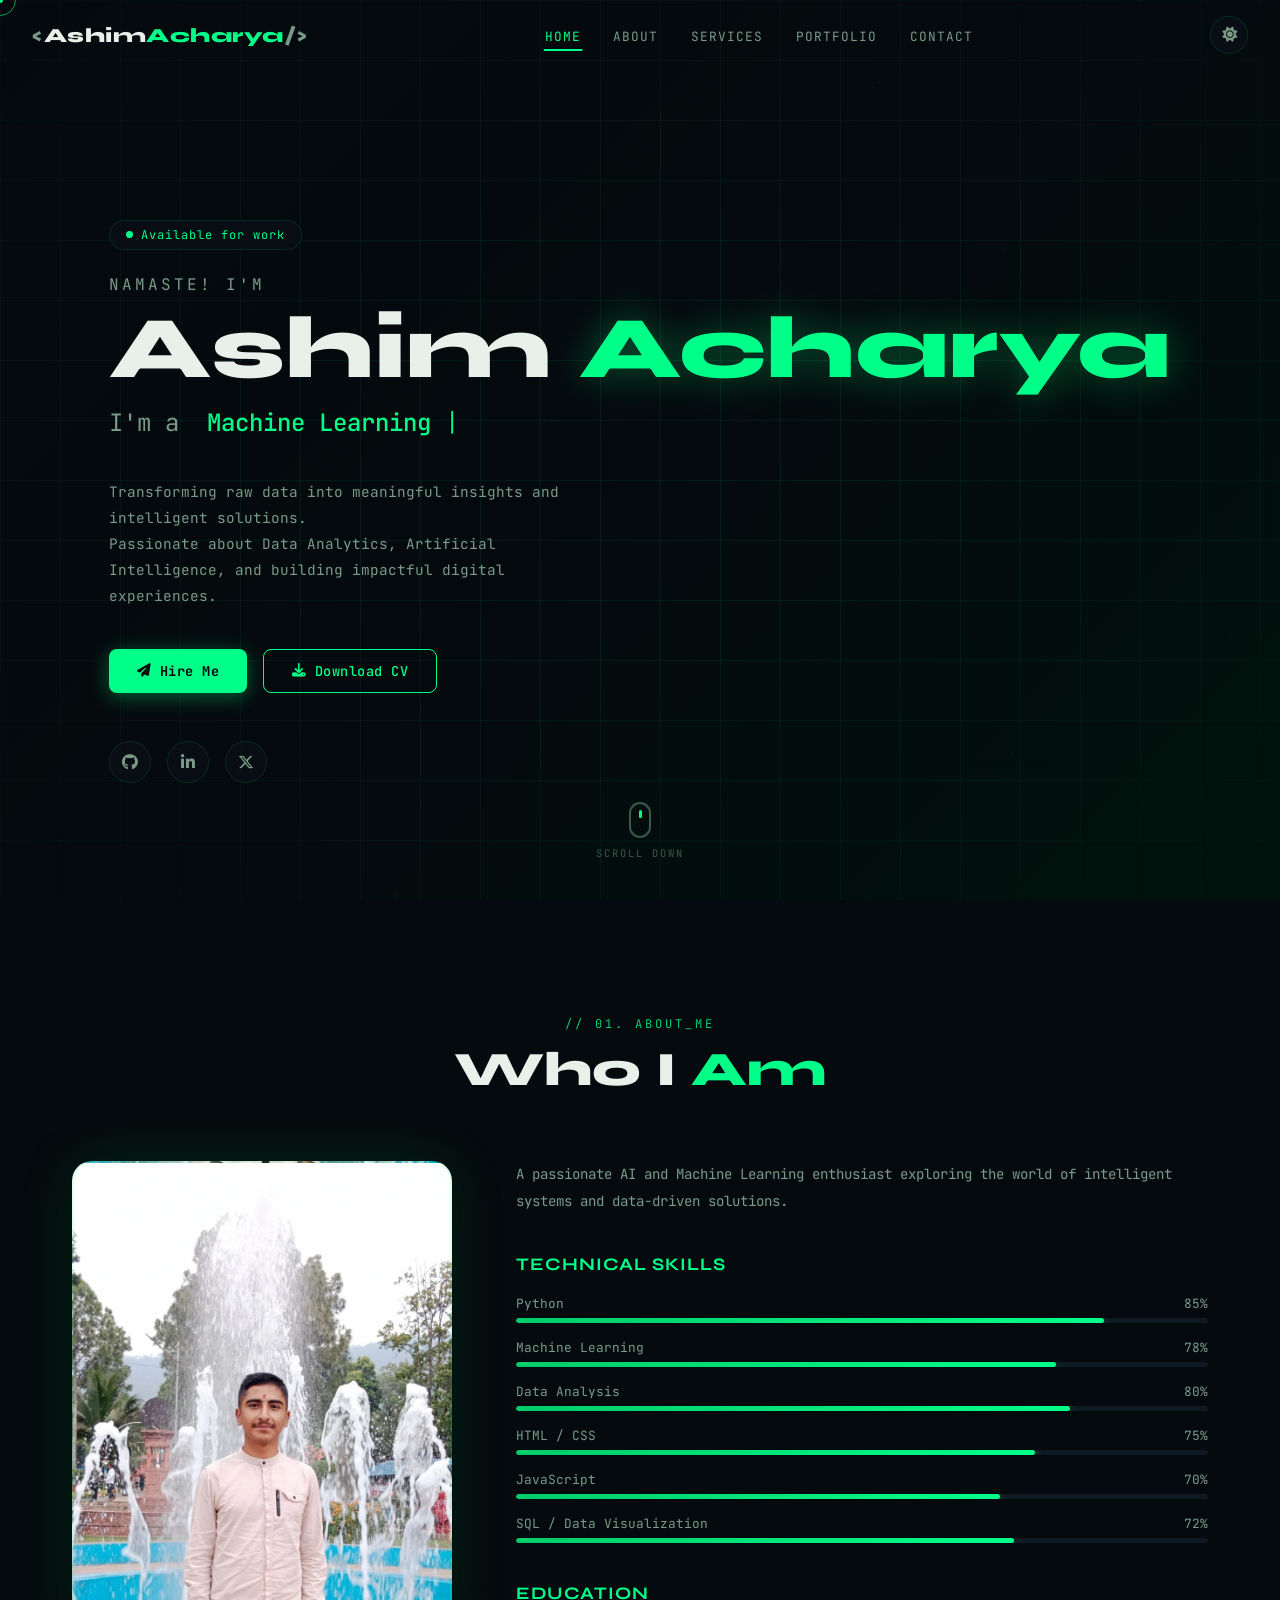
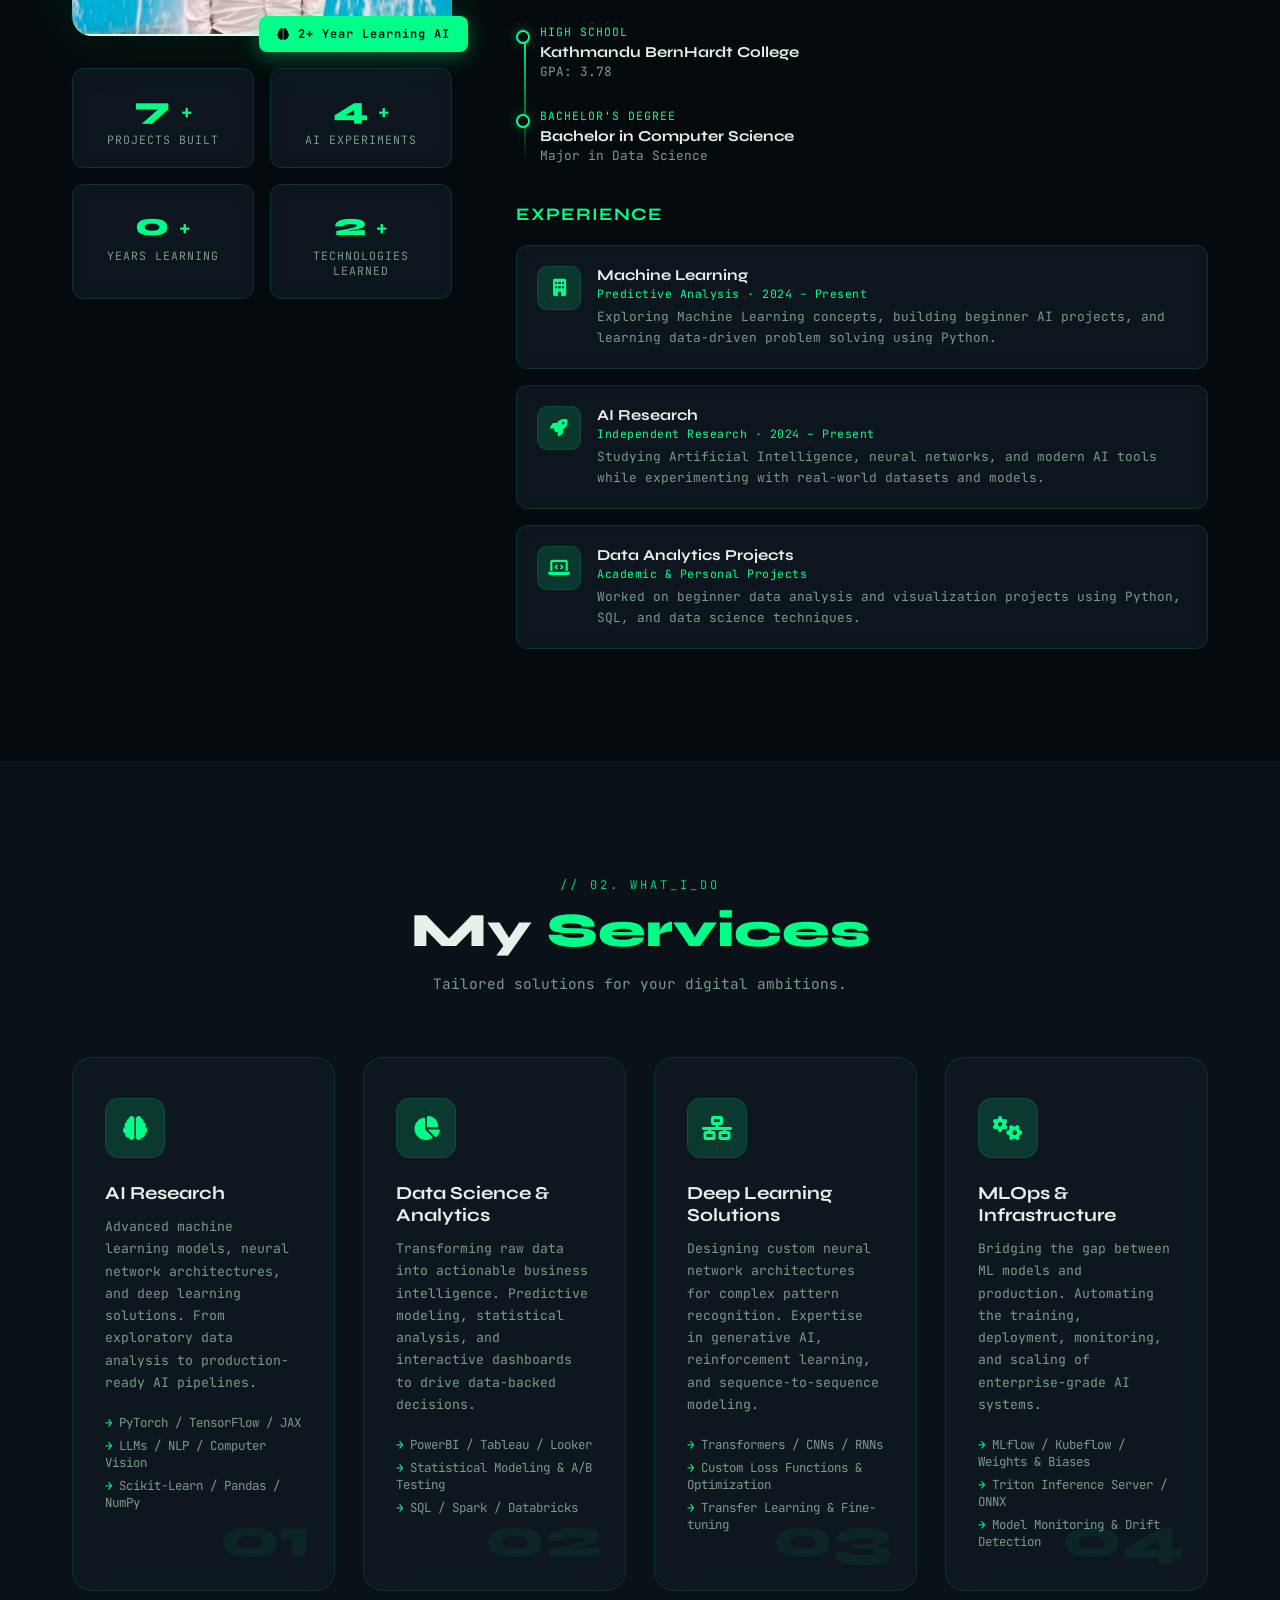
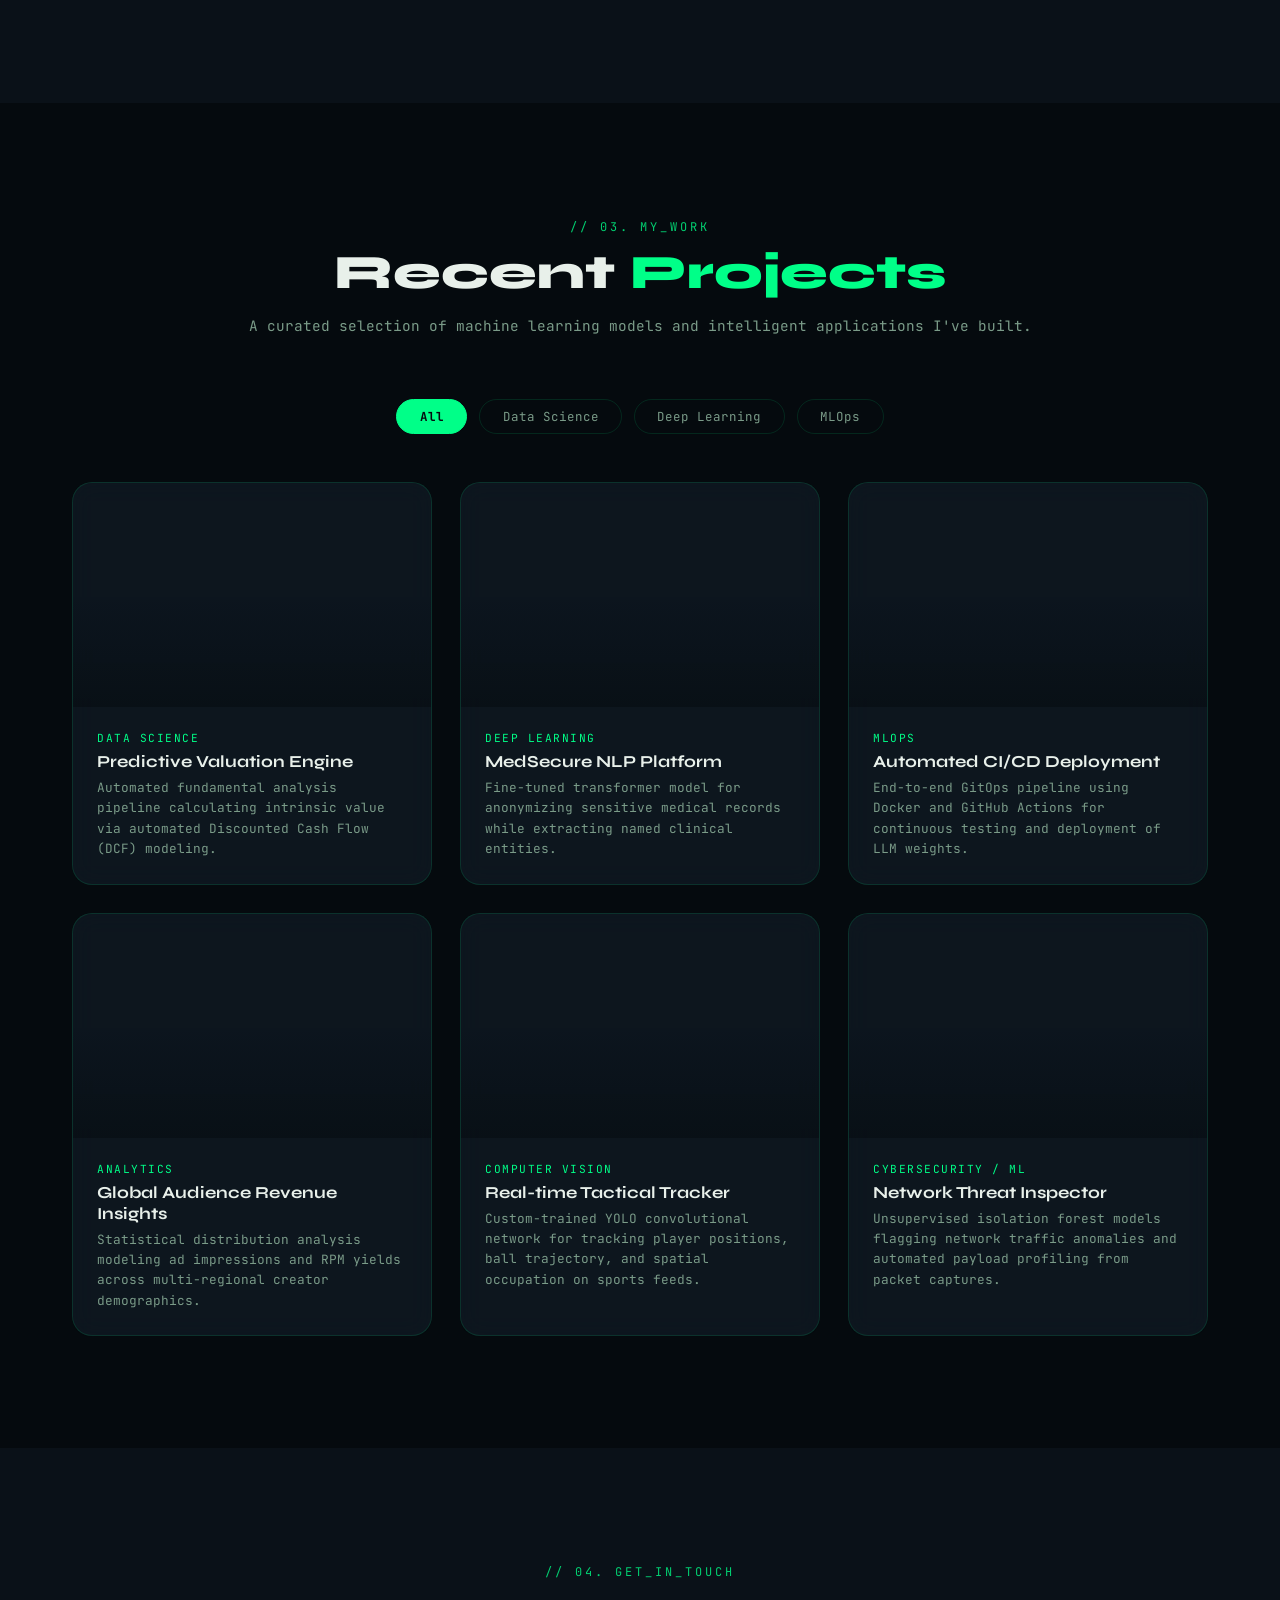
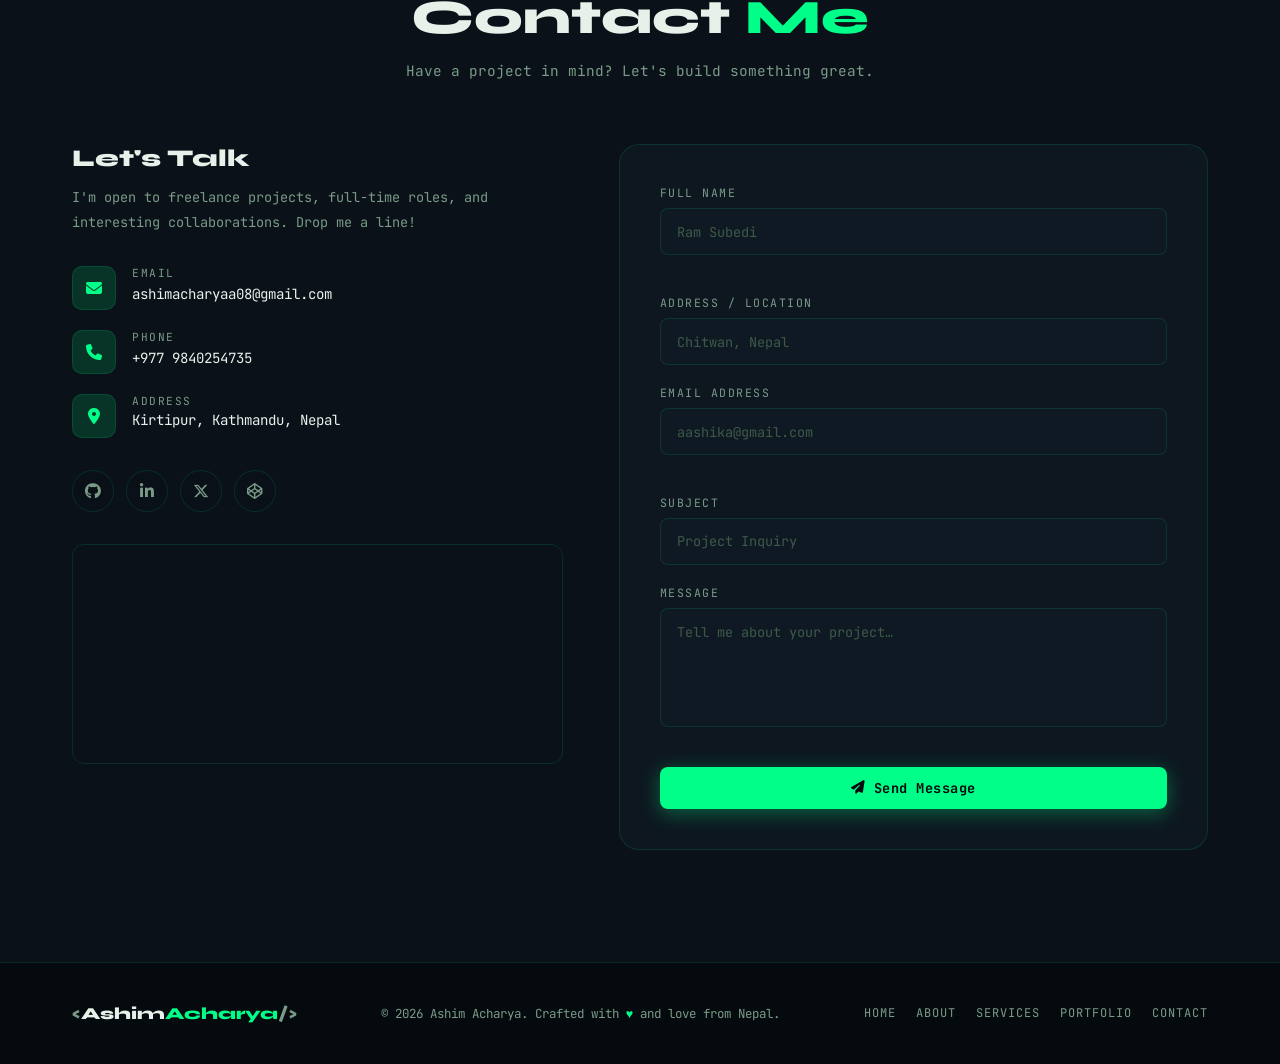
<file: personal web/index.html>
<!DOCTYPE html>
<html lang="en" data-theme="dark">
<head>
  <meta charset="UTF-8" />
  <meta name="viewport" content="width=device-width, initial-scale=1.0" />
  <!-- ======= REPLACE: Page title & meta description ======= -->
  <title>Ashim Acharya | Data Scientist | AI Researcher</title>
  <meta name="description" content="Portfolio of Ashim Acharya – Data Scientist - AI Researcher" />

  <!-- Font Awesome CDN -->
  <link rel="stylesheet" href="https://cdnjs.cloudflare.com/ajax/libs/font-awesome/6.5.0/css/all.min.css" />
  <!-- Google Fonts -->
  <link href="https://fonts.googleapis.com/css2?family=Syne:wght@400;600;700;800&family=JetBrains+Mono:wght@300;400;500&display=swap" rel="stylesheet" />

  <link rel="stylesheet" href="style.css" />
</head>
<body>

  <!-- ============================================================
       LOADING SCREEN
  ============================================================ -->
  <div id="loader">
    <div class="loader-inner">
      <div class="loader-logo">
        <!-- REPLACE: your initials -->
        <span class="loader-initials">AA8</span>
        <div class="loader-ring"></div>
      </div>
      <div class="loader-bar"><div class="loader-fill"></div></div>
      <p class="loader-text">Initializing<span class="dots">...</span></p>
    </div>
  </div>

  <!-- ============================================================
       CUSTOM CURSOR
  ============================================================ -->
  <div class="cursor-dot" id="cursorDot"></div>
  <div class="cursor-ring" id="cursorRing"></div>

  <!-- ============================================================
       PARTICLES BACKGROUND
  ============================================================ -->
  <canvas id="particleCanvas"></canvas>

  <!-- ============================================================
       NAVBAR
  ============================================================ -->
  <nav class="navbar" id="navbar">
    <div class="nav-container">
      <a href="#home" class="nav-logo">
        <span class="logo-bracket">&lt;</span>Ashim<span class="logo-accent">Acharya</span><span class="logo-bracket">/&gt;</span>
      </a>

      <ul class="nav-links" id="navLinks">
        <li><a href="#home" class="nav-link active">Home</a></li>
        <li><a href="#about" class="nav-link">About</a></li>
        <li><a href="#services" class="nav-link">Services</a></li>
        <li><a href="#portfolio" class="nav-link">Portfolio</a></li>
        <li><a href="#contact" class="nav-link">Contact</a></li>
      </ul>

      <div class="nav-actions">
        <!-- Dark/Light Mode Toggle -->
        <button class="theme-toggle" id="themeToggle" aria-label="Toggle theme">
          <i class="fas fa-sun" id="themeIcon"></i>
        </button>
        <!-- Hamburger -->
        <button class="hamburger" id="hamburger" aria-label="Menu">
          <span></span><span></span><span></span>
        </button>
      </div>
    </div>
  </nav>

  <!-- ============================================================
       HERO SECTION
  ============================================================ -->
  <section id="home" class="hero">
    <!-- REPLACE: swap background-image in CSS (.hero) with your actual photo URL -->
    <div class="hero-overlay"></div>
    <div class="hero-grid-lines"></div>

    <div class="hero-content" data-reveal>
      <div class="hero-badge">
        <span class="badge-dot"></span>
        Available for work
      </div>

      <p class="hero-greeting">Namaste! I'm</p>
      <h1 class="hero-name">Ashim <span class="name-accent">Acharya</span></h1>

      <div class="hero-role">
        <span class="role-prefix">I'm a&nbsp;</span>
        <span class="typing-text" 
        data-words='["Machine Learning","AI Researcher"]'></span>
        <span class="typing-cursor">|</span>
      </div>

      <p class="hero-bio">
        Transforming raw data into meaningful insights and intelligent solutions.<br />
        Passionate about Data Analytics, Artificial Intelligence, and building impactful digital experiences.
      </p>

      <div class="hero-cta">
        <!-- REPLACE: your actual email for hire button -->
       <a href="mailto:ashimacharyaa08@gmail.com" class="btn btn-primary">
       <i class="fas fa-paper-plane"></i> Hire Me
       </a>
        <!-- REPLACE: actual CV file link -->
        <a href="my_resumee.pdf" download class="btn btn-outline">
          <i class="fas fa-download"></i> Download CV
        </a>
      </div>

      <div class="hero-social">
        <!-- REPLACE: your social links -->
        <a href="https://github.com/ashimacharyaa" target="_blank" aria-label="GitHub"><i class="fab fa-github"></i></a>
        <a href="https://www.linkedin.com/in/ashimacharya/" target="_blank" aria-label="LinkedIn"><i class="fab fa-linkedin-in"></i></a>
        <a href="https://x.com/ashimacharya_" target="_blank" aria-label="Twitter"><i class="fab fa-x-twitter"></i></a>
      </div>
    </div>

    <div class="hero-scroll-hint">
      <div class="scroll-mouse"><div class="scroll-wheel"></div></div>
      <span>Scroll Down</span>
    </div>
  </section>

  <!-- ============================================================
     ABOUT SECTION
============================================================ -->
<section id="about" class="section about">
  <div class="container">

    <div class="section-header" data-reveal>
      <span class="section-tag">// 01. about_me</span>

      <h2 class="section-title">
        Who I <span class="accent">Am</span>
      </h2>

      <p class="section-sub">
      </p>
    </div>

    <div class="about-grid">

      <!-- Photo + stats -->
      <div class="about-photo-col" data-reveal>

        <div class="about-photo-wrap">

          <!-- Replace with your own image -->
          <div class="about-photo"
            style="background-image:url('personal_web.jpg')">
          </div>

          <div class="photo-badge">
            <i class="fas fa-brain"></i> 2+ Year Learning AI
          </div>
        </div>

        <div class="stats-grid">

          <div class="stat-card" data-reveal>
            <span class="stat-num" data-count="15">0</span>
            <span class="stat-suffix">+</span>
            <p>Projects Built</p>
          </div>

          <div class="stat-card" data-reveal>
            <span class="stat-num" data-count="10">0</span>
            <span class="stat-suffix">+</span>
            <p>AI Experiments</p>
          </div>

          <div class="stat-card" data-reveal>
            <span class="stat-num" data-count="2">0</span>
            <span class="stat-suffix">+</span>
            <p>Years Learning</p>
          </div>

          <div class="stat-card" data-reveal>
            <span class="stat-num" data-count="5">0</span>
            <span class="stat-suffix">+</span>
            <p>Technologies Learned</p>
          </div>

        </div>
      </div>

        <!-- Info col -->
        <div class="about-info-col">
          <p class="about-intro" data-reveal>
        A passionate AI and Machine Learning enthusiast exploring the world of intelligent systems and data-driven solutions.
          </p>

        <h3 class="sub-heading" data-reveal>Technical Skills</h3>

  <div class="skills-list" data-reveal>

    <div class="skill-item">
      <div class="skill-info">
        <span>Python</span>
        <span>85%</span>
      </div>
      <div class="skill-bar">
        <div class="skill-fill" data-width="85"></div>
      </div>
    </div>

    <div class="skill-item">
      <div class="skill-info">
        <span>Machine Learning</span>
        <span>78%</span>
      </div>
      <div class="skill-bar">
        <div class="skill-fill" data-width="78"></div>
      </div>
    </div>

    <div class="skill-item">
      <div class="skill-info">
        <span>Data Analysis</span>
        <span>80%</span>
      </div>
      <div class="skill-bar">
        <div class="skill-fill" data-width="80"></div>
      </div>
    </div>

    <div class="skill-item">
      <div class="skill-info">
        <span>HTML / CSS</span>
        <span>75%</span>
      </div>
      <div class="skill-bar">
        <div class="skill-fill" data-width="75"></div>
      </div>
    </div>

    <div class="skill-item">
      <div class="skill-info">
        <span>JavaScript</span>
        <span>70%</span>
      </div>
      <div class="skill-bar">
        <div class="skill-fill" data-width="70"></div>
      </div>
    </div>

    <div class="skill-item">
      <div class="skill-info">
        <span>SQL / Data Visualization</span>
        <span>72%</span>
      </div>
      <div class="skill-bar">
        <div class="skill-fill" data-width="72"></div>
      </div>
    </div>

  </div>


          <!-- Education Timeline -->
          <h3 class="sub-heading" data-reveal>Education</h3>
          <div class="timeline" data-reveal>
            <div class="timeline-item">
              <div class="tl-dot"></div>
              <div class="tl-content">
        <span class="tl-date">High School</span>
        <h4>Kathmandu BernHardt College</h4>
        <p>GPA: 3.78</p>
      </div>
    </div>

    <div class="timeline-item">
      <div class="tl-dot"></div>

      <div class="tl-content">
        <span class="tl-date">Bachelor's Degree</span>
        <h4>Bachelor in Computer Science</h4>
        <p>Major in Data Science</p>
      </div>
    </div>
          </div>

          <!-- Experience -->
          <h3 class="sub-heading" data-reveal>Experience</h3>
          <div class="experience-cards" data-reveal>
            <!-- REPLACE: your experience entries -->
            <div class="exp-card">
              <div class="exp-logo"><i class="fas fa-building"></i></div>
              <div class="exp-info">
                 <h4>Machine Learning </h4>
                 <span>Predictive Analysis · 2024 – Present</span>
                     <p>
                    Exploring Machine Learning concepts, building beginner AI projects,
                    and learning data-driven problem solving using Python.</p>
              </div>
            </div>
            <div class="exp-card">
              <div class="exp-logo"><i class="fas fa-rocket"></i></div>
              <div class="exp-info">
                <h4>AI Research </h4>
                <span>Independent Research · 2024 – Present</span>
                <p>
                    Studying Artificial Intelligence, neural networks, and modern AI tools
                     while experimenting with real-world datasets and models.
              </div>
            </div>
            <div class="exp-card">
              <div class="exp-logo"><i class="fas fa-laptop-code"></i></div>
              <div class="exp-info">
                <h4>Data Analytics Projects</h4>
                <span>Academic & Personal Projects</span>
                <p>Worked on beginner data analysis and visualization projects using
                Python, SQL, and data science techniques.</p>
              </div>
            </div>
          </div>
        </div>
      </div>
    </div>
  </section>

  <!-- ============================================================
       SERVICES SECTION
  ============================================================ -->
  <section id="services" class="section services">
    <div class="container">
      <div class="section-header" data-reveal>
        <span class="section-tag">// 02. what_i_do</span>
        <h2 class="section-title">My <span class="accent">Services</span></h2>
        <p class="section-sub">Tailored solutions for your digital ambitions.</p>
      </div>

      <div class="services-grid">
        <!-- REPLACE: service cards as needed -->
       <div class="service-card" data-reveal>
        <div class="service-icon"><i class="fas fa-brain"></i></div>
        <h3>AI Research</h3>
        <p>Advanced machine learning models, neural network architectures, and deep learning solutions. From exploratory data analysis to production-ready AI pipelines.</p>
        <ul class="service-list">
            <li>PyTorch / TensorFlow / JAX</li>
            <li>LLMs / NLP / Computer Vision</li>
            <li>Scikit-Learn / Pandas / NumPy</li>
        </ul>
        <div class="service-num">01</div>
        </div>

            <div class="service-card" data-reveal>
        <div class="service-icon"><i class="fas fa-chart-pie"></i></div>
        <h3>Data Science & Analytics</h3>
        <p>Transforming raw data into actionable business intelligence. Predictive modeling, statistical analysis, and interactive dashboards to drive data-backed decisions.</p>
        <ul class="service-list">
            <li>PowerBI / Tableau / Looker</li>
            <li>Statistical Modeling & A/B Testing</li>
            <li>SQL / Spark / Databricks</li>
        </ul>
        <div class="service-num">02</div>
        </div>

        <div class="service-card" data-reveal>
        <div class="service-icon"><i class="fas fa-network-wired"></i></div>
        <h3>Deep Learning Solutions</h3>
        <p>Designing custom neural network architectures for complex pattern recognition. Expertise in generative AI, reinforcement learning, and sequence-to-sequence modeling.</p>
        <ul class="service-list">
            <li>Transformers / CNNs / RNNs</li>
            <li>Custom Loss Functions & Optimization</li>
            <li>Transfer Learning & Fine-tuning</li>
        </ul>
        <div class="service-num">03</div>
        </div>

            <div class="service-card" data-reveal>
        <div class="service-icon"><i class="fas fa-cogs"></i></div>
        <h3>MLOps & Infrastructure</h3>
        <p>Bridging the gap between ML models and production. Automating the training, deployment, monitoring, and scaling of enterprise-grade AI systems.</p>
        <ul class="service-list">
            <li>MLflow / Kubeflow / Weights & Biases</li>
            <li>Triton Inference Server / ONNX</li>
            <li>Model Monitoring & Drift Detection</li>
        </ul>
        <div class="service-num">04</div>
        </div>
        </section>

  <section id="portfolio" class="section portfolio">
    <div class="container">
      <div class="section-header" data-reveal>
        <span class="section-tag">// 03. my_work</span>
        <h2 class="section-title">Recent <span class="accent">Projects</span></h2>
        <p class="section-sub">A curated selection of machine learning models and intelligent applications I've built.</p>
      </div>

      <div class="filter-btns" data-reveal>
        <button class="filter-btn active" data-filter="all">All</button>
        <button class="filter-btn" data-filter="data-science">Data Science</button>
        <button class="filter-btn" data-filter="deep-learning">Deep Learning</button>
        <button class="filter-btn" data-filter="mlops">MLOps</button>
      </div>

      <div class="portfolio-grid" id="portfolioGrid">

        <div class="portfolio-card" data-category="data-science" data-reveal>
          <div class="port-img" style="background-image:url('https://images.unsplash.com/photo-1590283603385-17ffb3a7f29f?w=600&q=80')">
            <div class="port-overlay">
              <a href="https://github.com/" target="_blank" class="port-btn"><i class="fab fa-github"></i> Code</a>
              <a href="#" target="_blank" class="port-btn port-btn-live"><i class="fas fa-arrow-up-right-from-square"></i> Demo</a>
            </div>
          </div>
          <div class="port-info">
            <span class="port-tag">Data Science</span>
            <h3>Predictive Valuation Engine</h3>
            <p>Automated fundamental analysis pipeline calculating intrinsic value via automated Discounted Cash Flow (DCF) modeling.</p>
          </div>
        </div>

        <div class="portfolio-card" data-category="deep-learning" data-reveal>
          <div class="port-img" style="background-image:url('https://images.unsplash.com/photo-1576091160399-112ba8d25d1d?w=600&q=80')">
            <div class="port-overlay">
              <a href="https://github.com/" target="_blank" class="port-btn"><i class="fab fa-github"></i> Code</a>
              <a href="#" target="_blank" class="port-btn port-btn-live"><i class="fas fa-arrow-up-right-from-square"></i> Demo</a>
            </div>
          </div>
          <div class="port-info">
            <span class="port-tag">Deep Learning</span>
            <h3>MedSecure NLP Platform</h3>
            <p>Fine-tuned transformer model for anonymizing sensitive medical records while extracting named clinical entities.</p>
          </div>
        </div>

        <div class="portfolio-card" data-category="mlops" data-reveal>
          <div class="port-img" style="background-image:url('https://images.unsplash.com/photo-1618005182384-a83a8bd57fbe?w=600&q=80')">
            <div class="port-overlay">
              <a href="https://github.com/" target="_blank" class="port-btn"><i class="fab fa-github"></i> Code</a>
              <a href="#" target="_blank" class="port-btn port-btn-live"><i class="fas fa-arrow-up-right-from-square"></i> Live</a>
            </div>
          </div>
          <div class="port-info">
            <span class="port-tag">MLOps</span>
            <h3>Automated CI/CD Deployment</h3>
            <p>End-to-end GitOps pipeline using Docker and GitHub Actions for continuous testing and deployment of LLM weights.</p>
          </div>
        </div>

        <div class="portfolio-card" data-category="data-science" data-reveal>
          <div class="port-img" style="background-image:url('https://images.unsplash.com/photo-1551288049-bebda4e38f71?w=600&q=80')">
            <div class="port-overlay">
              <a href="https://github.com/" target="_blank" class="port-btn"><i class="fab fa-github"></i> Code</a>
              <a href="#" target="_blank" class="port-btn port-btn-live"><i class="fas fa-arrow-up-right-from-square"></i> Live</a>
            </div>
          </div>
          <div class="port-info">
            <span class="port-tag">Analytics</span>
            <h3>Global Audience Revenue Insights</h3>
            <p>Statistical distribution analysis modeling ad impressions and RPM yields across multi-regional creator demographics.</p>
          </div>
        </div>

                <div class="portfolio-card" data-category="deep-learning" data-reveal>
            <div class="port-img" style="background-image:url('https://images.unsplash.com/photo-1516321318423-f06f85e504b3?w=600&q=80')">
                <div class="port-overlay">
                <a href="https://github.com/" target="_blank" class="port-btn"><i class="fab fa-github"></i> Code</a>
                <a href="#" target="_blank" class="port-btn port-btn-live"><i class="fas fa-arrow-up-right-from-square"></i> Demo</a>
                </div>
            </div>
            <div class="port-info">
                <span class="port-tag">Computer Vision</span>
                <h3>Real-time Tactical Tracker</h3>
                <p>Custom-trained YOLO convolutional network for tracking player positions, ball trajectory, and spatial occupation on sports feeds.</p>
            </div>
            </div>

        <div class="portfolio-card" data-category="mlops" data-reveal>
          <div class="port-img" style="background-image:url('https://images.unsplash.com/photo-1526374965328-7f61d4dc18c5?w=600&q=80')">
            <div class="port-overlay">
              <a href="https://github.com/" target="_blank" class="port-btn"><i class="fab fa-github"></i> Code</a>
              <a href="#" target="_blank" class="port-btn port-btn-live"><i class="fas fa-arrow-up-right-from-square"></i> Live</a>
            </div>
          </div>
          <div class="port-info">
            <span class="port-tag">Cybersecurity / ML</span>
            <h3>Network Threat Inspector</h3>
            <p>Unsupervised isolation forest models flagging network traffic anomalies and automated payload profiling from packet captures.</p>
          </div>
        </div>

      </div>
    </div>
  </section>

  <!-- ============================================================
       CONTACT SECTION
  ============================================================ -->
  <section id="contact" class="section contact">
    <div class="container">
      <div class="section-header" data-reveal>
        <span class="section-tag">// 04. get_in_touch</span>
        <h2 class="section-title">Contact <span class="accent">Me</span></h2>
        <p class="section-sub">Have a project in mind? Let's build something great.</p>
      </div>

      <div class="contact-grid">
        <div class="contact-info" data-reveal>
          <h3>Let's Talk</h3>
          <p>I'm open to freelance projects, full-time roles, and interesting collaborations. Drop me a line!</p>

          <div class="contact-details">
            <div class="contact-item">
              <div class="ci-icon"><i class="fas fa-envelope"></i></div>
              <div>
                <span>Email</span>
                <a href="mailto:alex@example.com">ashimacharyaa08@gmail.com</a>
              </div>
            </div>
            <div class="contact-item">
              <div class="ci-icon"><i class="fas fa-phone"></i></div>
              <div>
                <span>Phone</span>
                <a href="tel:+11234567890">+977 9840254735</a>
              </div>
            </div>
            <div class="contact-item">
              <div class="ci-icon"><i class="fas fa-location-dot"></i></div>
              <div>
                <span>Address</span>
                <p>Kirtipur, Kathmandu, Nepal</p>
              </div>
            </div>
          </div>

          <div class="contact-social">
            <!-- REPLACE: your social links -->
            <a href="https://github.com/" target="_blank" aria-label="GitHub"><i class="fab fa-github"></i></a>
            <a href="https://linkedin.com/" target="_blank" aria-label="LinkedIn"><i class="fab fa-linkedin-in"></i></a>
            <a href="https://twitter.com/" target="_blank" aria-label="Twitter"><i class="fab fa-x-twitter"></i></a>
            <a href="https://codepen.io/" target="_blank" aria-label="CodePen"><i class="fab fa-codepen"></i></a>
          </div>

          <!-- Map Placeholder — REPLACE iframe src with actual Google Maps embed URL -->
          <div class="map-placeholder">
            <iframe
              src="https://maps.google.com/maps?q=Kathmandu,%20Nepal&t=&z=13&ie=UTF8&iwloc=&output=embed"
              allowfullscreen="" loading="lazy" referrerpolicy="no-referrer-when-downgrade"
              title="Location Map">
            </iframe>
          </div>
        </div>

        <!-- Right: form -->
                <div class="contact-form-wrap" data-reveal>
            <form class="contact-form" id="contactForm" action="https://formspree.io/f/xkoyeerd" method="POST" novalidate>
                <div class="form-group">
                <label for="name">Full Name</label>
              <input type="text" id="name" name="name" placeholder="Ram Subedi" required />
              <span class="form-error" id="nameError"></span>
            </div>
            <div class="form-group">
              <label for="address">Address / Location</label>
              <input type="text" id="address" name="address" placeholder="Chitwan, Nepal" />
            </div>
            <div class="form-group">
              <label for="email">Email Address</label>
              <input type="email" id="email" name="email" placeholder="aashika@gmail.com" required />
              <span class="form-error" id="emailError"></span>
            </div>
            <div class="form-group">
              <label for="subject">Subject</label>
              <input type="text" id="subject" name="subject" placeholder="Project Inquiry" />
            </div>
            <div class="form-group">
              <label for="message">Message</label>
              <textarea id="message" name="message" rows="5" placeholder="Tell me about your project…" required></textarea>
              <span class="form-error" id="messageError"></span>
            </div>
            <button type="submit" class="btn btn-primary btn-full">
              <i class="fas fa-paper-plane"></i>
              <span>Send Message</span>
            </button>
            <div class="form-success" id="formSuccess">
              <i class="fas fa-circle-check"></i> Message sent successfully!
            </div>
          </form>
        </div>
      </div>
    </div>
  </section>

  <!-- ============================================================
       FOOTER
  ============================================================ -->
  <footer class="footer">
    <div class="container footer-inner">
      <a href="#home" class="footer-logo">
        <span class="logo-bracket">&lt;</span>Ashim<span class="logo-accent">Acharya</span><span class="logo-bracket">/&gt;</span>
      </a>
      <p class="footer-copy">
        <!-- REPLACE: your name -->
        &copy; <span id="footerYear"></span> Ashim Acharya. Crafted with <span class="heart">♥</span> and love from Nepal.
      </p>
      <div class="footer-links">
        <a href="#home">Home</a>
        <a href="#about">About</a>
        <a href="#services">Services</a>
        <a href="#portfolio">Portfolio</a>
        <a href="#contact">Contact</a>
      </div>
    </div>
  </footer>

  <!-- Scroll to Top -->
  <button class="scroll-top" id="scrollTop" aria-label="Back to top">
    <i class="fas fa-arrow-up"></i>
  </button>

  <script src="script.js"></script>
</body>
</html>
</file>
<file: personal web/style.css>
/* ================================================================
   STYLE.CSS — Alex Morgan Portfolio
   Green/Cyber Futuristic Theme · Glassmorphism · Dark/Light Mode
   ================================================================ */

/* ---------------------------------------------------------------
   CSS CUSTOM PROPERTIES (THEME TOKENS)
   --------------------------------------------------------------- */
:root {
  /* Green accent palette */
  --accent:        #00ff88;
  --accent-dim:    #00cc6a;
  --accent-glow:   rgba(0, 255, 136, 0.15);
  --accent-glow2:  rgba(0, 255, 136, 0.35);

  /* Dark theme (default) */
  --bg:            #050a0e;
  --bg-2:          #0a1118;
  --bg-3:          #0f1923;
  --glass:         rgba(10, 17, 24, 0.7);
  --glass-border:  rgba(0, 255, 136, 0.12);
  --text:          #e8f0ea;
  --text-dim:      #7a9b88;
  --text-muted:    #3d5a48;
  --card-bg:       rgba(15, 25, 35, 0.8);

  --nav-h:         70px;
  --radius:        12px;
  --radius-lg:     20px;
  --transition:    0.35s cubic-bezier(0.4, 0, 0.2, 1);
  --font-display:  'Syne', sans-serif;
  --font-mono:     'JetBrains Mono', monospace;
  --shadow:        0 8px 40px rgba(0,0,0,0.5);
  --shadow-card:   0 4px 30px rgba(0,0,0,0.4);
}

/* Light Mode Overrides */
[data-theme="light"] {
  --bg:           #f0f4f2;
  --bg-2:         #e4ede8;
  --bg-3:         #d8e6dc;
  --glass:        rgba(240, 244, 242, 0.8);
  --glass-border: rgba(0, 170, 90, 0.2);
  --text:         #0d2016;
  --text-dim:     #2d6044;
  --text-muted:   #7aaa90;
  --card-bg:      rgba(255, 255, 255, 0.75);
  --accent:       #00aa55;
  --accent-dim:   #008844;
  --accent-glow:  rgba(0, 170, 85, 0.1);
  --accent-glow2: rgba(0, 170, 85, 0.25);
  --shadow:       0 8px 40px rgba(0,0,0,0.12);
  --shadow-card:  0 4px 30px rgba(0,0,0,0.08);
}

/* ---------------------------------------------------------------
   RESET & BASE
   --------------------------------------------------------------- */
*, *::before, *::after { box-sizing: border-box; margin: 0; padding: 0; }

html {
  scroll-behavior: smooth;
  font-size: 16px;
}

body {
  font-family: var(--font-mono);
  background: var(--bg);
  color: var(--text);
  overflow-x: hidden;
  transition: background var(--transition), color var(--transition);
  cursor: none;
}

@media (hover: none) { body { cursor: auto; } }

a { text-decoration: none; color: inherit; }
img { max-width: 100%; display: block; }
ul { list-style: none; }
button { cursor: none; border: none; background: none; font-family: inherit; }
@media (hover: none) { button { cursor: pointer; } }

/* ---------------------------------------------------------------
   SCROLLBAR
   --------------------------------------------------------------- */
::-webkit-scrollbar { width: 4px; }
::-webkit-scrollbar-track { background: var(--bg); }
::-webkit-scrollbar-thumb { background: var(--accent-dim); border-radius: 2px; }

/* ---------------------------------------------------------------
   LOADING SCREEN
   --------------------------------------------------------------- */
#loader {
  position: fixed; inset: 0;
  background: var(--bg);
  z-index: 9999;
  display: flex; align-items: center; justify-content: center;
  transition: opacity 0.6s ease, visibility 0.6s ease;
}
#loader.hidden { opacity: 0; visibility: hidden; }

.loader-inner { text-align: center; }

.loader-logo {
  position: relative;
  width: 90px; height: 90px;
  margin: 0 auto 28px;
  display: flex; align-items: center; justify-content: center;
}
.loader-initials {
  font-family: var(--font-display);
  font-size: 2rem; font-weight: 800;
  color: var(--accent);
  letter-spacing: 2px;
  position: relative; z-index: 1;
}
.loader-ring {
  position: absolute; inset: 0;
  border: 2px solid transparent;
  border-top-color: var(--accent);
  border-right-color: var(--accent-dim);
  border-radius: 50%;
  animation: spin 1s linear infinite;
}
@keyframes spin { to { transform: rotate(360deg); } }

.loader-bar {
  width: 200px; height: 3px;
  background: var(--bg-3);
  border-radius: 2px;
  margin: 0 auto 16px;
  overflow: hidden;
}
.loader-fill {
  height: 100%;
  background: linear-gradient(90deg, var(--accent-dim), var(--accent));
  width: 0%;
  border-radius: 2px;
  animation: loadBar 1.8s ease forwards;
}
@keyframes loadBar { to { width: 100%; } }

.loader-text {
  color: var(--text-dim);
  font-size: 0.75rem;
  letter-spacing: 3px;
  text-transform: uppercase;
}
.dots { animation: blink 1s step-end infinite; }
@keyframes blink { 0%,100%{opacity:1} 50%{opacity:0} }

/* ---------------------------------------------------------------
   CUSTOM CURSOR
   --------------------------------------------------------------- */
.cursor-dot {
  width: 6px; height: 6px;
  background: var(--accent);
  border-radius: 50%;
  position: fixed; top: 0; left: 0;
  pointer-events: none; z-index: 9998;
  transform: translate(-50%, -50%);
  transition: background 0.2s;
}
.cursor-ring {
  width: 32px; height: 32px;
  border: 1.5px solid var(--accent);
  border-radius: 50%;
  position: fixed; top: 0; left: 0;
  pointer-events: none; z-index: 9997;
  transform: translate(-50%, -50%);
  transition: width 0.3s, height 0.3s, opacity 0.3s;
  opacity: 0.6;
}
.cursor-ring.hovered { width: 52px; height: 52px; opacity: 1; }

@media (hover: none) { .cursor-dot, .cursor-ring { display: none; } }

/* ---------------------------------------------------------------
   PARTICLES CANVAS
   --------------------------------------------------------------- */
#particleCanvas {
  position: fixed; inset: 0;
  width: 100%; height: 100%;
  pointer-events: none; z-index: 0;
  opacity: 0.4;
}

/* ---------------------------------------------------------------
   NAVBAR
   --------------------------------------------------------------- */
.navbar {
  position: fixed; top: 0; left: 0; width: 100%;
  height: var(--nav-h);
  z-index: 1000;
  transition: background var(--transition), box-shadow var(--transition), backdrop-filter var(--transition);
}
.navbar.scrolled {
  background: var(--glass);
  backdrop-filter: blur(20px) saturate(180%);
  -webkit-backdrop-filter: blur(20px) saturate(180%);
  box-shadow: 0 1px 0 var(--glass-border), 0 8px 32px rgba(0,0,0,0.3);
}

.nav-container {
  max-width: 1280px;
  margin: 0 auto;
  padding: 0 2rem;
  height: 100%;
  display: flex; align-items: center; justify-content: space-between;
  gap: 1rem;
}

.nav-logo {
  font-family: var(--font-display);
  font-size: 1.25rem; font-weight: 800;
  letter-spacing: 0.5px;
  white-space: nowrap;
}
.logo-bracket { color: var(--text-dim); }
.logo-accent  { color: var(--accent); }

.nav-links {
  display: flex; align-items: center; gap: 0.25rem;
  list-style: none;
}
.nav-link {
  font-size: 0.8rem;
  letter-spacing: 1px;
  text-transform: uppercase;
  padding: 0.5rem 0.9rem;
  border-radius: 6px;
  color: var(--text-dim);
  transition: color var(--transition), background var(--transition);
  position: relative;
}
.nav-link::after {
  content: '';
  position: absolute; bottom: 2px; left: 50%; transform: translateX(-50%);
  width: 0; height: 2px;
  background: var(--accent);
  border-radius: 2px;
  transition: width var(--transition);
}
.nav-link:hover, .nav-link.active {
  color: var(--accent);
}
.nav-link:hover::after, .nav-link.active::after { width: 60%; }

.nav-actions {
  display: flex; align-items: center; gap: 0.75rem;
}

.theme-toggle {
  width: 38px; height: 38px;
  border-radius: 50%;
  border: 1px solid var(--glass-border);
  background: var(--glass);
  color: var(--text-dim);
  display: flex; align-items: center; justify-content: center;
  font-size: 0.95rem;
  transition: color var(--transition), border-color var(--transition), background var(--transition);
  cursor: none;
}
.theme-toggle:hover { color: var(--accent); border-color: var(--accent); }
@media (hover: none) { .theme-toggle { cursor: pointer; } }

.hamburger {
  display: none;
  flex-direction: column; gap: 5px;
  width: 34px; height: 34px;
  align-items: center; justify-content: center;
  padding: 4px;
  border-radius: 6px;
  transition: background var(--transition);
  cursor: none;
}
@media (hover: none) { .hamburger { cursor: pointer; } }
.hamburger span {
  display: block;
  width: 22px; height: 2px;
  background: var(--text);
  border-radius: 2px;
  transition: transform var(--transition), opacity var(--transition);
  transform-origin: center;
}
.hamburger.open span:nth-child(1) { transform: translateY(7px) rotate(45deg); }
.hamburger.open span:nth-child(2) { opacity: 0; }
.hamburger.open span:nth-child(3) { transform: translateY(-7px) rotate(-45deg); }

/* ---------------------------------------------------------------
   HERO SECTION
   --------------------------------------------------------------- */
.hero {
  position: relative;
  min-height: 100vh;
  display: flex; align-items: center;
  /* REPLACE: url(...) with your actual photo */
  background-image: url('https://images.unsplash.com/photo-1555099962-4199c345e5dd?w=1600&q=80');
  background-size: cover;
  background-position: center;
  overflow: hidden;
}

.hero-overlay {
  position: absolute; inset: 0;
  background: linear-gradient(
    135deg,
    rgba(5, 10, 14, 0.92) 0%,
    rgba(5, 10, 14, 0.75) 50%,
    rgba(0, 20, 12, 0.90) 100%
  );
}

.hero-grid-lines {
  position: absolute; inset: 0;
  background-image:
    linear-gradient(var(--accent-glow) 1px, transparent 1px),
    linear-gradient(90deg, var(--accent-glow) 1px, transparent 1px);
  background-size: 60px 60px;
  opacity: 0.5;
  mask-image: radial-gradient(ellipse 80% 80% at 50% 50%, black 30%, transparent 100%);
}

.hero-content {
  position: relative; z-index: 2;
  max-width: 1280px;
  margin: 0 auto;
  padding: 0 2rem;
  padding-top: calc(var(--nav-h) + 2rem);
}

.hero-badge {
  display: inline-flex; align-items: center; gap: 8px;
  background: var(--glass);
  border: 1px solid var(--glass-border);
  padding: 6px 16px;
  border-radius: 100px;
  font-size: 0.75rem; color: var(--accent);
  letter-spacing: 1px;
  margin-bottom: 1.5rem;
  backdrop-filter: blur(10px);
  animation: fadeInDown 0.8s ease both;
}
.badge-dot {
  width: 7px; height: 7px;
  background: var(--accent);
  border-radius: 50%;
  animation: pulse 1.5s ease infinite;
}
@keyframes pulse {
  0%,100%{ box-shadow: 0 0 0 0 var(--accent-glow2); }
  50%{ box-shadow: 0 0 0 8px transparent; }
}

.hero-greeting {
  font-size: 1rem;
  color: var(--text-dim);
  letter-spacing: 3px;
  text-transform: uppercase;
  margin-bottom: 0.5rem;
  animation: fadeInDown 0.8s 0.1s ease both;
}

.hero-name {
  font-family: var(--font-display);
  font-size: clamp(3rem, 7vw, 5.5rem);
  font-weight: 800;
  line-height: 1.05;
  margin-bottom: 0.75rem;
  animation: fadeInDown 0.8s 0.2s ease both;
}
.name-accent {
  color: var(--accent);
  text-shadow: 0 0 40px var(--accent-glow2);
}

.hero-role {
  font-size: clamp(1.1rem, 2.5vw, 1.5rem);
  margin-bottom: 1.5rem;
  color: var(--text-dim);
  animation: fadeInDown 0.8s 0.3s ease both;
  min-height: 2em;
}
.role-prefix { color: var(--text-dim); }
.typing-text { color: var(--accent); font-weight: 500; }
.typing-cursor {
  color: var(--accent);
  font-weight: 300;
  animation: blink 0.7s step-end infinite;
}

.hero-bio {
  max-width: 500px;
  line-height: 1.8;
  color: var(--text-dim);
  font-size: 0.9rem;
  margin-bottom: 2.5rem;
  animation: fadeInDown 0.8s 0.4s ease both;
}

.hero-cta {
  display: flex; gap: 1rem; flex-wrap: wrap;
  margin-bottom: 3rem;
  animation: fadeInDown 0.8s 0.5s ease both;
}

.hero-social {
  display: flex; gap: 1rem;
  animation: fadeInDown 0.8s 0.6s ease both;
}
.hero-social a {
  width: 42px; height: 42px;
  display: flex; align-items: center; justify-content: center;
  border: 1px solid var(--glass-border);
  border-radius: 50%;
  color: var(--text-dim);
  font-size: 1rem;
  transition: color var(--transition), border-color var(--transition), transform var(--transition), box-shadow var(--transition);
  background: var(--glass);
  backdrop-filter: blur(8px);
}
.hero-social a:hover {
  color: var(--accent);
  border-color: var(--accent);
  transform: translateY(-4px);
  box-shadow: 0 8px 20px var(--accent-glow2);
}

.hero-scroll-hint {
  position: absolute; bottom: 2.5rem; left: 50%; transform: translateX(-50%);
  display: flex; flex-direction: column; align-items: center; gap: 8px;
  z-index: 2;
  color: var(--text-muted);
  font-size: 0.65rem; letter-spacing: 2px;
  text-transform: uppercase;
  animation: fadeIn 1.5s 1.5s ease both;
}
.scroll-mouse {
  width: 22px; height: 36px;
  border: 2px solid var(--text-muted);
  border-radius: 12px;
  display: flex; justify-content: center; padding-top: 6px;
}
.scroll-wheel {
  width: 3px; height: 8px;
  background: var(--accent);
  border-radius: 2px;
  animation: scrollWheel 1.5s ease infinite;
}
@keyframes scrollWheel {
  0%   { opacity: 1; transform: translateY(0); }
  100% { opacity: 0; transform: translateY(12px); }
}

/* ---------------------------------------------------------------
   BUTTONS
   --------------------------------------------------------------- */
.btn {
  display: inline-flex; align-items: center; gap: 8px;
  padding: 0.75rem 1.75rem;
  border-radius: 8px;
  font-family: var(--font-mono);
  font-size: 0.85rem;
  font-weight: 500;
  letter-spacing: 0.5px;
  transition: all var(--transition);
  position: relative;
  overflow: hidden;
}
.btn::before {
  content: '';
  position: absolute; inset: 0;
  background: var(--accent);
  transform: scaleX(0);
  transform-origin: left;
  transition: transform 0.35s ease;
  z-index: 0;
  border-radius: inherit;
}
.btn i, .btn span { position: relative; z-index: 1; }

.btn-primary {
  background: var(--accent);
  color: #050a0e;
  font-weight: 700;
  box-shadow: 0 4px 20px var(--accent-glow2);
}
.btn-primary:hover {
  background: var(--accent-dim);
  transform: translateY(-3px);
  box-shadow: 0 8px 30px var(--accent-glow2);
}

.btn-outline {
  border: 1.5px solid var(--accent);
  color: var(--accent);
}
.btn-outline::before { display: none; }
.btn-outline:hover {
  background: var(--accent-glow);
  transform: translateY(-3px);
  box-shadow: 0 8px 20px var(--accent-glow);
}

.btn-full { width: 100%; justify-content: center; }

/* ---------------------------------------------------------------
   SECTION LAYOUT
   --------------------------------------------------------------- */
.section { position: relative; z-index: 1; padding: 7rem 0; }
.section:nth-child(odd) { background: var(--bg); }
.section:nth-child(even) { background: var(--bg-2); }

.container { max-width: 1200px; margin: 0 auto; padding: 0 2rem; }

.section-header { text-align: center; margin-bottom: 4rem; }
.section-tag {
  display: inline-block;
  color: var(--accent);
  font-size: 0.75rem;
  letter-spacing: 3px;
  text-transform: uppercase;
  margin-bottom: 0.75rem;
  opacity: 0.8;
}
.section-title {
  font-family: var(--font-display);
  font-size: clamp(2rem, 4vw, 3rem);
  font-weight: 800;
  line-height: 1.1;
  margin-bottom: 1rem;
}
.section-sub { color: var(--text-dim); font-size: 0.9rem; }
.accent { color: var(--accent); }
.sub-heading {
  font-family: var(--font-display);
  font-size: 1.1rem; font-weight: 700;
  color: var(--accent);
  letter-spacing: 1px;
  margin: 2.5rem 0 1.25rem;
  text-transform: uppercase;
}

/* ---------------------------------------------------------------
   SCROLL REVEAL ANIMATION
   --------------------------------------------------------------- */
[data-reveal] {
  opacity: 0;
  transform: translateY(40px);
  transition: opacity 0.7s cubic-bezier(0.4,0,0.2,1), transform 0.7s cubic-bezier(0.4,0,0.2,1);
}
[data-reveal].visible {
  opacity: 1;
  transform: translateY(0);
}

@keyframes fadeInDown {
  from { opacity: 0; transform: translateY(-20px); }
  to   { opacity: 1; transform: translateY(0); }
}
@keyframes fadeIn {
  from { opacity: 0; } to { opacity: 1; }
}

/* ---------------------------------------------------------------
   ABOUT SECTION
   --------------------------------------------------------------- */
.about-grid {
  display: grid;
  grid-template-columns: 380px 1fr;
  gap: 4rem;
  align-items: start;
}

/* Photo */
.about-photo-col { position: sticky; top: calc(var(--nav-h) + 2rem); }
.about-photo-wrap {
  position: relative;
  margin-bottom: 2rem;
}
.about-photo {
  width: 100%;
  aspect-ratio: 4/5;
  border-radius: var(--radius-lg);
  background-size: cover;
  background-position: center;
  border: 2px solid var(--glass-border);
  box-shadow: var(--shadow), 0 0 60px var(--accent-glow);
}
.photo-badge {
  position: absolute;
  bottom: -16px; right: -16px;
  background: var(--accent);
  color: #050a0e;
  font-size: 0.75rem; font-weight: 700;
  padding: 10px 18px;
  border-radius: 8px;
  letter-spacing: 1px;
  box-shadow: 0 4px 20px var(--accent-glow2);
}

/* Stats */
.stats-grid {
  display: grid;
  grid-template-columns: 1fr 1fr;
  gap: 1rem;
}
.stat-card {
  background: var(--card-bg);
  border: 1px solid var(--glass-border);
  border-radius: var(--radius);
  padding: 1.25rem 1rem;
  text-align: center;
  backdrop-filter: blur(12px);
  transition: border-color var(--transition), transform var(--transition), box-shadow var(--transition);
}
.stat-card:hover {
  border-color: var(--accent);
  transform: translateY(-4px);
  box-shadow: 0 8px 24px var(--accent-glow);
}
.stat-num {
  font-family: var(--font-display);
  font-size: 2rem; font-weight: 800;
  color: var(--accent);
}
.stat-suffix { font-size: 1.2rem; font-weight: 700; color: var(--accent); }
.stat-card p { font-size: 0.72rem; color: var(--text-dim); letter-spacing: 1px; text-transform: uppercase; margin-top: 4px; }

/* Intro */
.about-intro {
  line-height: 1.9;
  color: var(--text-dim);
  font-size: 0.88rem;
  margin-bottom: 0.5rem;
}
.about-intro strong { color: var(--text); }

/* Skills */
.skills-list { display: flex; flex-direction: column; gap: 1rem; }
.skill-item {}
.skill-info {
  display: flex;
  justify-content: space-between;
  font-size: 0.8rem; color: var(--text-dim);
  margin-bottom: 6px;
}
.skill-bar {
  height: 5px;
  background: var(--bg-3);
  border-radius: 3px;
  overflow: hidden;
}
.skill-fill {
  height: 100%;
  background: linear-gradient(90deg, var(--accent-dim), var(--accent));
  border-radius: 3px;
  width: 0%;
  transition: width 1.2s cubic-bezier(0.4, 0, 0.2, 1);
  box-shadow: 0 0 12px var(--accent-glow2);
}

/* Timeline */
.timeline { position: relative; padding-left: 1.5rem; }
.timeline::before {
  content: '';
  position: absolute; left: 8px; top: 8px; bottom: 0;
  width: 2px;
  background: linear-gradient(to bottom, var(--accent), transparent);
}
.timeline-item {
  position: relative;
  margin-bottom: 1.75rem;
}
.tl-dot {
  position: absolute;
  left: -1.5rem; top: 6px;
  width: 14px; height: 14px;
  border-radius: 50%;
  border: 2px solid var(--accent);
  background: var(--bg);
  box-shadow: 0 0 12px var(--accent-glow2);
}
.tl-date {
  font-size: 0.72rem;
  color: var(--accent);
  letter-spacing: 1px;
  text-transform: uppercase;
  display: block;
  margin-bottom: 4px;
}
.tl-content h4 {
  font-family: var(--font-display);
  font-size: 0.95rem; font-weight: 700;
  margin-bottom: 2px;
}
.tl-content p { font-size: 0.8rem; color: var(--text-dim); }

/* Experience Cards */
.experience-cards { display: flex; flex-direction: column; gap: 1rem; }
.exp-card {
  display: flex; gap: 1rem;
  background: var(--card-bg);
  border: 1px solid var(--glass-border);
  border-radius: var(--radius);
  padding: 1.25rem;
  backdrop-filter: blur(10px);
  transition: border-color var(--transition), transform var(--transition), box-shadow var(--transition);
}
.exp-card:hover {
  border-color: var(--accent);
  transform: translateX(6px);
  box-shadow: var(--shadow-card), 0 0 20px var(--accent-glow);
}
.exp-logo {
  width: 44px; height: 44px; flex-shrink: 0;
  background: var(--accent-glow);
  border-radius: 10px;
  display: flex; align-items: center; justify-content: center;
  color: var(--accent);
  font-size: 1.1rem;
  border: 1px solid var(--glass-border);
}
.exp-info h4 { font-family: var(--font-display); font-size: 0.95rem; font-weight: 700; margin-bottom: 2px; }
.exp-info span { font-size: 0.72rem; color: var(--accent); letter-spacing: 0.5px; display: block; margin-bottom: 6px; }
.exp-info p { font-size: 0.8rem; color: var(--text-dim); line-height: 1.6; }

/* ---------------------------------------------------------------
   SERVICES SECTION
   --------------------------------------------------------------- */
.services-grid {
  display: grid;
  grid-template-columns: repeat(auto-fit, minmax(260px, 1fr));
  gap: 1.75rem;
}

.service-card {
  position: relative;
  background: var(--card-bg);
  border: 1px solid var(--glass-border);
  border-radius: var(--radius-lg);
  padding: 2.5rem 2rem;
  backdrop-filter: blur(16px);
  overflow: hidden;
  transition: border-color var(--transition), transform var(--transition), box-shadow var(--transition);
}
.service-card::after {
  content: '';
  position: absolute;
  inset: 0;
  background: radial-gradient(circle at 30% 0%, var(--accent-glow) 0%, transparent 60%);
  opacity: 0;
  transition: opacity var(--transition);
  pointer-events: none;
}
.service-card:hover { border-color: var(--accent); transform: translateY(-8px); box-shadow: var(--shadow-card), 0 0 40px var(--accent-glow); }
.service-card:hover::after { opacity: 1; }

.service-icon {
  width: 60px; height: 60px;
  background: var(--accent-glow);
  border: 1px solid var(--glass-border);
  border-radius: 14px;
  display: flex; align-items: center; justify-content: center;
  font-size: 1.5rem;
  color: var(--accent);
  margin-bottom: 1.5rem;
  transition: background var(--transition), box-shadow var(--transition);
}
.service-card:hover .service-icon {
  background: var(--accent);
  color: #050a0e;
  box-shadow: 0 4px 20px var(--accent-glow2);
}

.service-card h3 {
  font-family: var(--font-display);
  font-size: 1.15rem; font-weight: 700;
  margin-bottom: 0.75rem;
}
.service-card > p { font-size: 0.82rem; color: var(--text-dim); line-height: 1.7; margin-bottom: 1.25rem; }

.service-list { font-size: 0.78rem; color: var(--text-dim); display: flex; flex-direction: column; gap: 6px; }
.service-list li::before { content: '→ '; color: var(--accent); }

.service-num {
  position: absolute;
  bottom: 1.5rem; right: 1.5rem;
  font-family: var(--font-display);
  font-size: 3.5rem; font-weight: 800;
  color: var(--accent);
  opacity: 0.06;
  line-height: 1;
  user-select: none;
}

/* ---------------------------------------------------------------
   PORTFOLIO SECTION
   --------------------------------------------------------------- */
.filter-btns {
  display: flex; gap: 0.75rem; flex-wrap: wrap;
  justify-content: center;
  margin-bottom: 3rem;
}
.filter-btn {
  padding: 0.5rem 1.4rem;
  border: 1px solid var(--glass-border);
  border-radius: 100px;
  font-family: var(--font-mono);
  font-size: 0.78rem;
  color: var(--text-dim);
  background: transparent;
  letter-spacing: 1px;
  transition: all var(--transition);
  cursor: none;
}
@media (hover: none) { .filter-btn { cursor: pointer; } }
.filter-btn:hover { color: var(--accent); border-color: var(--accent); }
.filter-btn.active { background: var(--accent); color: #050a0e; border-color: var(--accent); font-weight: 700; }

.portfolio-grid {
  display: grid;
  grid-template-columns: repeat(auto-fill, minmax(340px, 1fr));
  gap: 1.75rem;
}

.portfolio-card {
  background: var(--card-bg);
  border: 1px solid var(--glass-border);
  border-radius: var(--radius-lg);
  overflow: hidden;
  backdrop-filter: blur(12px);
  transition: border-color var(--transition), transform var(--transition), box-shadow var(--transition), opacity 0.4s, scale 0.4s;
}
.portfolio-card:hover { border-color: var(--accent); transform: translateY(-8px); box-shadow: var(--shadow), 0 0 40px var(--accent-glow); }
.portfolio-card.hidden { display: none; }

.port-img {
  position: relative;
  aspect-ratio: 16/10;
  background-size: cover;
  background-position: center;
  overflow: hidden;
}
.port-img::before {
  content: '';
  position: absolute; inset: 0;
  background: linear-gradient(to top, rgba(5,10,14,0.5) 0%, transparent 50%);
}
.port-overlay {
  position: absolute; inset: 0;
  background: rgba(0, 255, 136, 0.08);
  backdrop-filter: blur(0px);
  display: flex; align-items: center; justify-content: center; gap: 1rem;
  opacity: 0;
  transition: opacity var(--transition), backdrop-filter var(--transition);
}
.portfolio-card:hover .port-overlay { opacity: 1; backdrop-filter: blur(4px); }

.port-btn {
  display: inline-flex; align-items: center; gap: 6px;
  padding: 0.6rem 1.2rem;
  background: var(--glass);
  border: 1.5px solid var(--glass-border);
  border-radius: 8px;
  font-family: var(--font-mono);
  font-size: 0.78rem; font-weight: 600;
  color: var(--text);
  backdrop-filter: blur(10px);
  transform: translateY(12px);
  transition: all var(--transition);
}
.portfolio-card:hover .port-btn { transform: translateY(0); }
.port-btn:hover { border-color: var(--accent); color: var(--accent); }
.port-btn-live { color: var(--accent); border-color: var(--accent); }
.port-btn-live:hover { background: var(--accent-glow); }

.port-info { padding: 1.5rem; }
.port-tag {
  font-size: 0.7rem;
  color: var(--accent);
  letter-spacing: 1.5px;
  text-transform: uppercase;
  display: block; margin-bottom: 6px;
}
.port-info h3 { font-family: var(--font-display); font-size: 1.05rem; font-weight: 700; margin-bottom: 6px; }
.port-info p  { font-size: 0.8rem; color: var(--text-dim); line-height: 1.6; }

/* ---------------------------------------------------------------
   CONTACT SECTION
   --------------------------------------------------------------- */
.contact-grid {
  display: grid;
  grid-template-columns: 1fr 1.2fr;
  gap: 3.5rem;
  align-items: start;
}

.contact-info h3 {
  font-family: var(--font-display);
  font-size: 1.5rem; font-weight: 800;
  margin-bottom: 0.75rem;
}
.contact-info > p { font-size: 0.85rem; color: var(--text-dim); line-height: 1.8; margin-bottom: 2rem; }

.contact-details { display: flex; flex-direction: column; gap: 1.25rem; margin-bottom: 2rem; }
.contact-item { display: flex; align-items: flex-start; gap: 1rem; }
.ci-icon {
  width: 44px; height: 44px; flex-shrink: 0;
  background: var(--accent-glow);
  border: 1px solid var(--glass-border);
  border-radius: 10px;
  display: flex; align-items: center; justify-content: center;
  color: var(--accent); font-size: 1rem;
}
.contact-item span { font-size: 0.7rem; letter-spacing: 1.5px; text-transform: uppercase; color: var(--text-dim); display: block; margin-bottom: 3px; }
.contact-item a, .contact-item p { font-size: 0.88rem; color: var(--text); transition: color var(--transition); }
.contact-item a:hover { color: var(--accent); }

.contact-social { display: flex; gap: 0.75rem; margin-bottom: 2rem; }
.contact-social a {
  width: 42px; height: 42px;
  display: flex; align-items: center; justify-content: center;
  border: 1px solid var(--glass-border);
  border-radius: 50%;
  color: var(--text-dim);
  font-size: 1rem;
  transition: all var(--transition);
  background: var(--glass);
}
.contact-social a:hover {
  color: var(--accent); border-color: var(--accent);
  transform: translateY(-4px);
  box-shadow: 0 6px 16px var(--accent-glow);
}

.map-placeholder {
  border-radius: var(--radius);
  overflow: hidden;
  border: 1px solid var(--glass-border);
  height: 220px;
}
.map-placeholder iframe { width: 100%; height: 100%; border: 0; display: block; filter: grayscale(0.3) brightness(0.85); }

/* Form */
.contact-form-wrap {
  background: var(--card-bg);
  border: 1px solid var(--glass-border);
  border-radius: var(--radius-lg);
  padding: 2.5rem;
  backdrop-filter: blur(16px);
}

.contact-form { display: flex; flex-direction: column; gap: 1.25rem; }
.form-group { display: flex; flex-direction: column; gap: 0.5rem; }
.form-group label {
  font-size: 0.72rem;
  letter-spacing: 1.5px;
  text-transform: uppercase;
  color: var(--text-dim);
}
.form-group input,
.form-group textarea {
  background: var(--bg-3);
  border: 1px solid var(--glass-border);
  border-radius: 8px;
  padding: 0.85rem 1rem;
  font-family: var(--font-mono);
  font-size: 0.85rem;
  color: var(--text);
  transition: border-color var(--transition), box-shadow var(--transition), background var(--transition);
  outline: none;
  resize: none;
}
.form-group input::placeholder, .form-group textarea::placeholder { color: var(--text-muted); }
.form-group input:focus, .form-group textarea:focus {
  border-color: var(--accent);
  box-shadow: 0 0 0 3px var(--accent-glow);
  background: var(--bg-2);
}
.form-error { font-size: 0.72rem; color: #ff6b6b; min-height: 1em; }
.form-success {
  text-align: center;
  color: var(--accent);
  font-size: 0.85rem;
  display: none;
  padding: 0.75rem;
  background: var(--accent-glow);
  border-radius: 8px;
  border: 1px solid var(--glass-border);
}
.form-success.show { display: flex; align-items: center; justify-content: center; gap: 8px; }

/* ---------------------------------------------------------------
   FOOTER
   --------------------------------------------------------------- */
.footer {
  position: relative; z-index: 1;
  background: var(--bg);
  border-top: 1px solid var(--glass-border);
  padding: 2.5rem 0;
}
.footer-inner {
  display: flex;
  align-items: center;
  justify-content: space-between;
  flex-wrap: wrap;
  gap: 1.5rem;
}
.footer-logo {
  font-family: var(--font-display);
  font-size: 1.05rem; font-weight: 800;
}
.footer-copy { font-size: 0.78rem; color: var(--text-dim); }
.heart { color: var(--accent); }
.footer-links { display: flex; gap: 1.25rem; flex-wrap: wrap; }
.footer-links a { font-size: 0.75rem; color: var(--text-dim); letter-spacing: 1px; text-transform: uppercase; transition: color var(--transition); }
.footer-links a:hover { color: var(--accent); }

/* ---------------------------------------------------------------
   SCROLL TO TOP
   --------------------------------------------------------------- */
.scroll-top {
  position: fixed;
  bottom: 2rem; right: 2rem;
  width: 48px; height: 48px;
  background: var(--accent);
  color: #050a0e;
  border-radius: 50%;
  display: flex; align-items: center; justify-content: center;
  font-size: 1rem;
  box-shadow: 0 4px 20px var(--accent-glow2);
  z-index: 999;
  opacity: 0; visibility: hidden;
  transform: translateY(20px);
  transition: all var(--transition);
  cursor: none;
}
@media (hover: none) { .scroll-top { cursor: pointer; } }
.scroll-top.visible { opacity: 1; visibility: visible; transform: translateY(0); }
.scroll-top:hover { background: var(--accent-dim); transform: translateY(-4px); }

/* ---------------------------------------------------------------
   RESPONSIVE — TABLET
   --------------------------------------------------------------- */
@media (max-width: 1024px) {
  .about-grid { grid-template-columns: 1fr; }
  .about-photo-col { position: static; display: flex; flex-direction: column; align-items: center; }
  .about-photo { max-width: 360px; width: 100%; }
  .stats-grid { max-width: 360px; width: 100%; }
  .contact-grid { grid-template-columns: 1fr; }
}

/* ---------------------------------------------------------------
   RESPONSIVE — MOBILE
   --------------------------------------------------------------- */
@media (max-width: 768px) {
  :root { --nav-h: 60px; }

  /* Nav */
  .hamburger { display: flex; }
  .nav-links {
    position: fixed;
    top: 0; right: 0;
    width: min(320px, 100vw);
    height: 100vh;
    background: var(--bg-2);
    border-left: 1px solid var(--glass-border);
    flex-direction: column; justify-content: center;
    gap: 0.5rem;
    padding: 2rem;
    transform: translateX(100%);
    transition: transform var(--transition);
    z-index: 999;
  }
  .nav-links.open { transform: translateX(0); }
  .nav-link { font-size: 1rem; padding: 0.75rem 1rem; }

  .hero-content { text-align: center; }
  .hero-bio { margin-left: auto; margin-right: auto; }
  .hero-cta { justify-content: center; }
  .hero-social { justify-content: center; }

  .portfolio-grid { grid-template-columns: 1fr; }

  .contact-form-wrap { padding: 1.75rem 1.25rem; }

  .footer-inner { flex-direction: column; align-items: center; text-align: center; }

  .section { padding: 5rem 0; }
}

@media (max-width: 480px) {
  .services-grid { grid-template-columns: 1fr; }
  .hero-cta { flex-direction: column; width: 100%; }
  .btn { width: 100%; justify-content: center; }
  .stats-grid { grid-template-columns: 1fr 1fr; }
}
</file>
